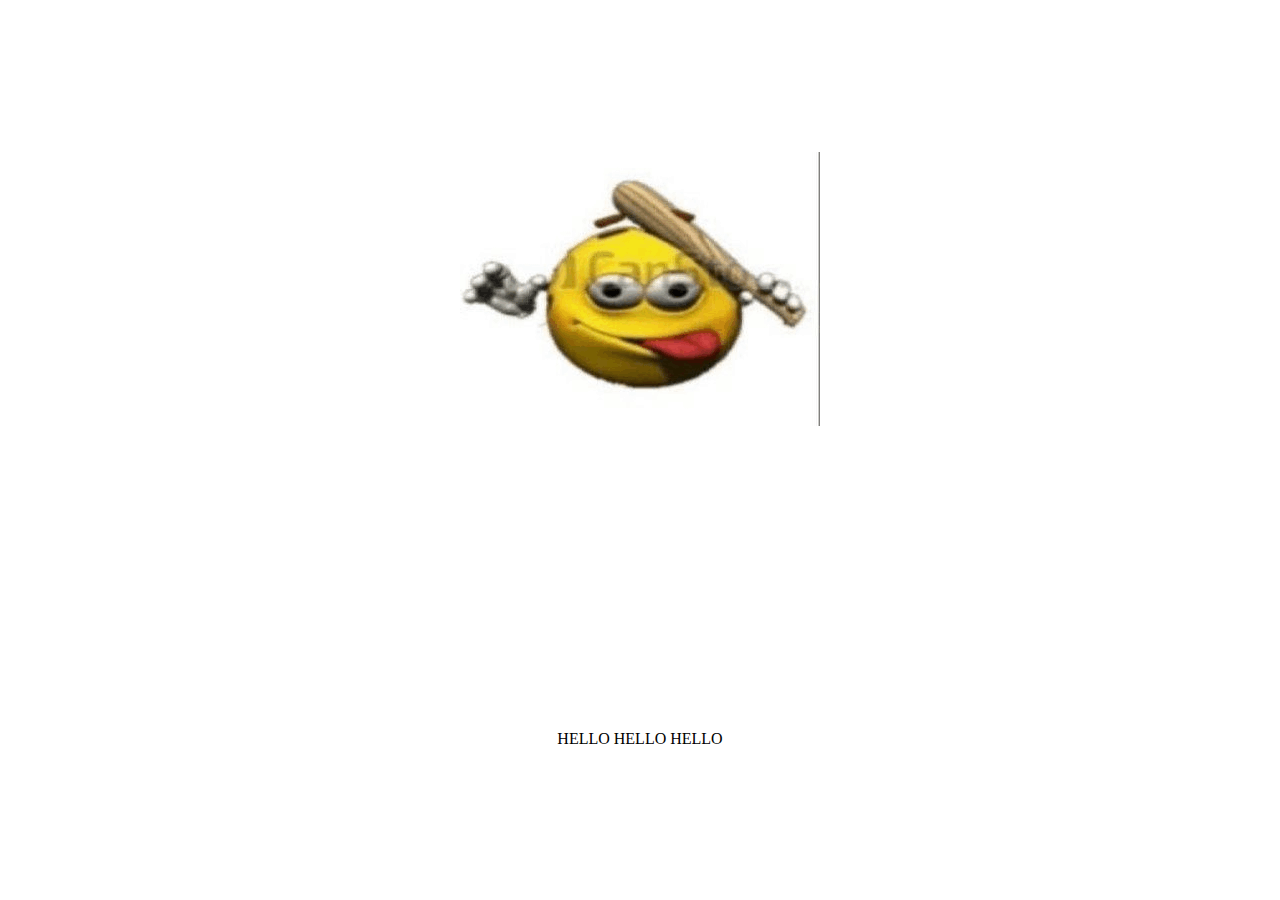
<file: index.html>
<!doctype html>
<html lang="en">
<head>
  <meta charset="utf-8" />
  <meta name="viewport" content="width=device-width, initial-scale=1" />
  <title>rbon185345</title>
  <style>
    html, body { height: 100%; margin: 0; background: #fff; }
    .wrap { min-height: 100%; display: grid; place-items: center; }
    img { max-width: 95vw; max-height: 95vh; height: auto; width: auto; }
  </style>
</head>
<body>
  <div class="wrap">
    <img src="dumb-emoji.png"> HELLO HELLO HELLO </img>
  </div>
</body>
</html>
</file>
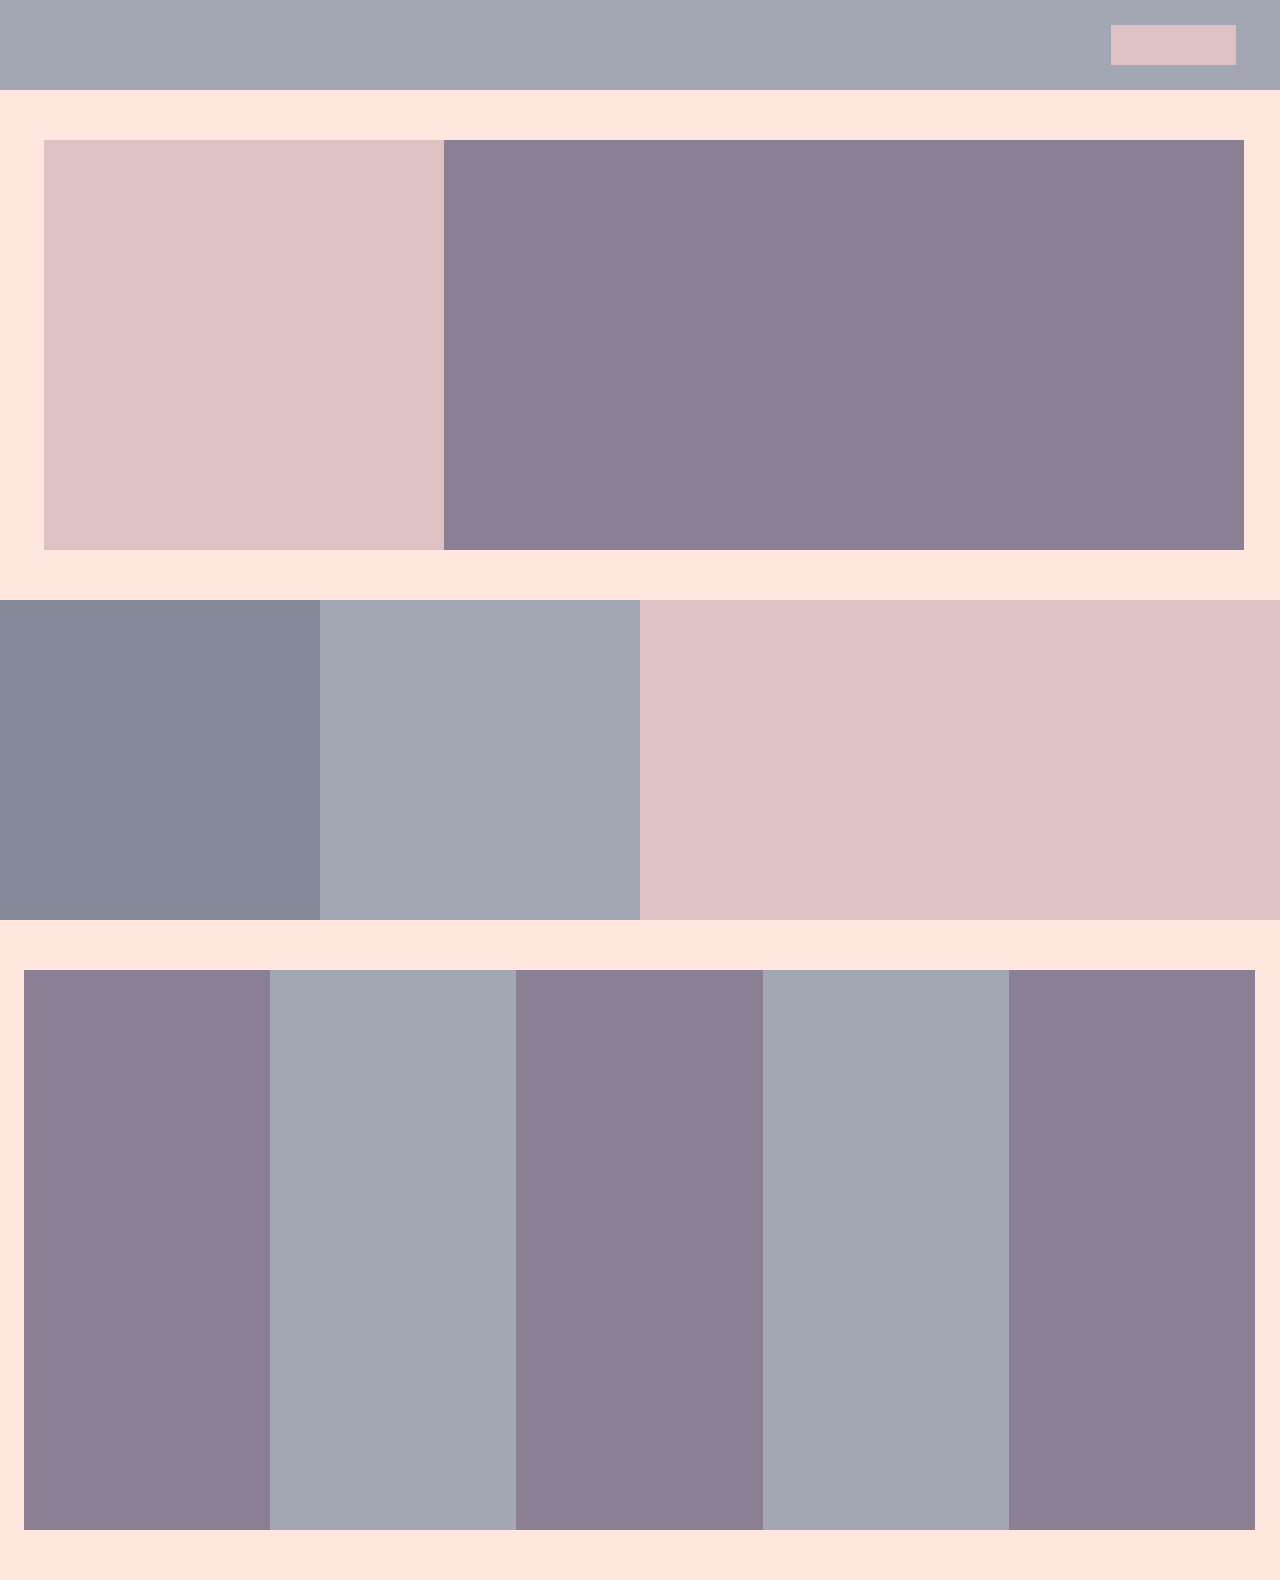
<file: rwd-assignment-flexible-grids/index.html>
<!DOCTYPE html>
<html>
    <head>
        <meta charset="utf-8">
        <meta http-equiv="X-UA-Compatible" content="IE=edge">
        <title></title>
        <meta name="description" content="">
        <meta name="viewport" content="width=device-width, initial-scale=1">
        <link rel="stylesheet" href="css/reset.css">
        <link rel="stylesheet" href="css/style.css">
    </head>

    <body>
        <main>

            <header>
                <div class="logo pink-bg"></div>
            </header>

            
            <div class="row peach-bg h-510">
                <div class="container1">
                    <div class="col-third pink-bg"></div>
                    <div class="col-twothird purp-bg"></div>
                </div>
            </div>
          

           <div class="row h-320">
                <div class="col-fourth darkblue-bg"></div>
                <div class="col-fourth lightblue-bg"></div>
                <div class="col-half pink-bg"></div>
            </div>


            <div class="row peach-bg h-660">
                <div class="container2 pink-bg">
                    <div class="col-fifth purp-bg"></div>
                    <div class="col-fifth lightblue-bg"></div>
                    <div class="col-fifth purp-bg"></div>
                    <div class="col-fifth lightblue-bg"></div>
                    <div class="col-fifth purp-bg"></div>
                </div>
            </div>
            
        </main>
    </body>
</html>
</file>
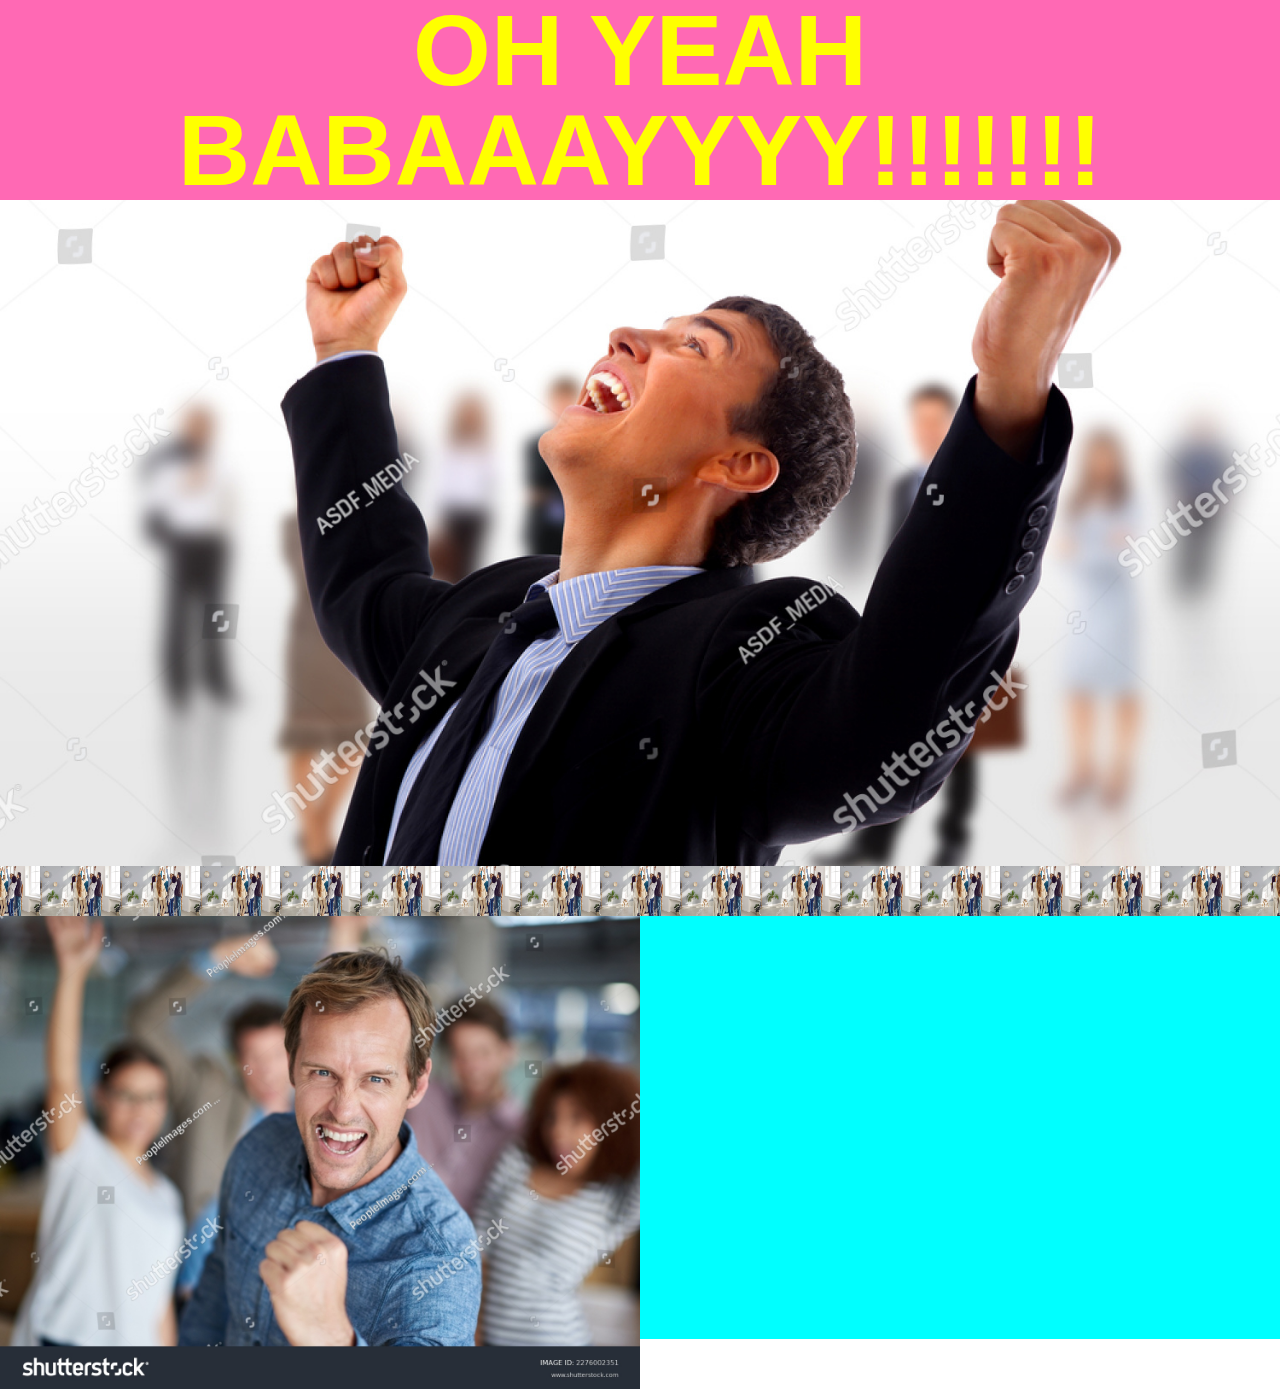
<file: rwd-assignment-flexible-images/index.html>
<!DOCTYPE html>
<html>
    <head>
        <meta charset="utf-8">
        <meta http-equiv="X-UA-Compatible" content="IE=edge">
        <title></title>
        <meta name="description" content="">
        <meta name="viewport" content="width=device-width, initial-scale=1">
        <link rel="stylesheet" href="css/reset.css">
        <link rel="stylesheet" href="css/style.css">
    </head>
    <body>
        <header>
            OH YEAH BABAAAYYYY!!!!!!!
        </header>
        <main>
            <div class="hero woohoo"></div>
            <div class="row h-50 pattern aqua"></div>
            <div class="col-half">
                <img src="img/hellyeah.jpg">
            </div>
            <div class="col-half aqua">
                <iframe width="620" height="420" src="https://www.youtube.com/embed/qyJooHmRcdc?autoplay=1&controls=1&mute=1&modestbranding=1&rel=0" title="YouTube video player" frameborder="0" allow="autoplay; encrypted-media" allowfullscreen></iframe>
            </div>
        </main> 
    </body>
</html>
</file>
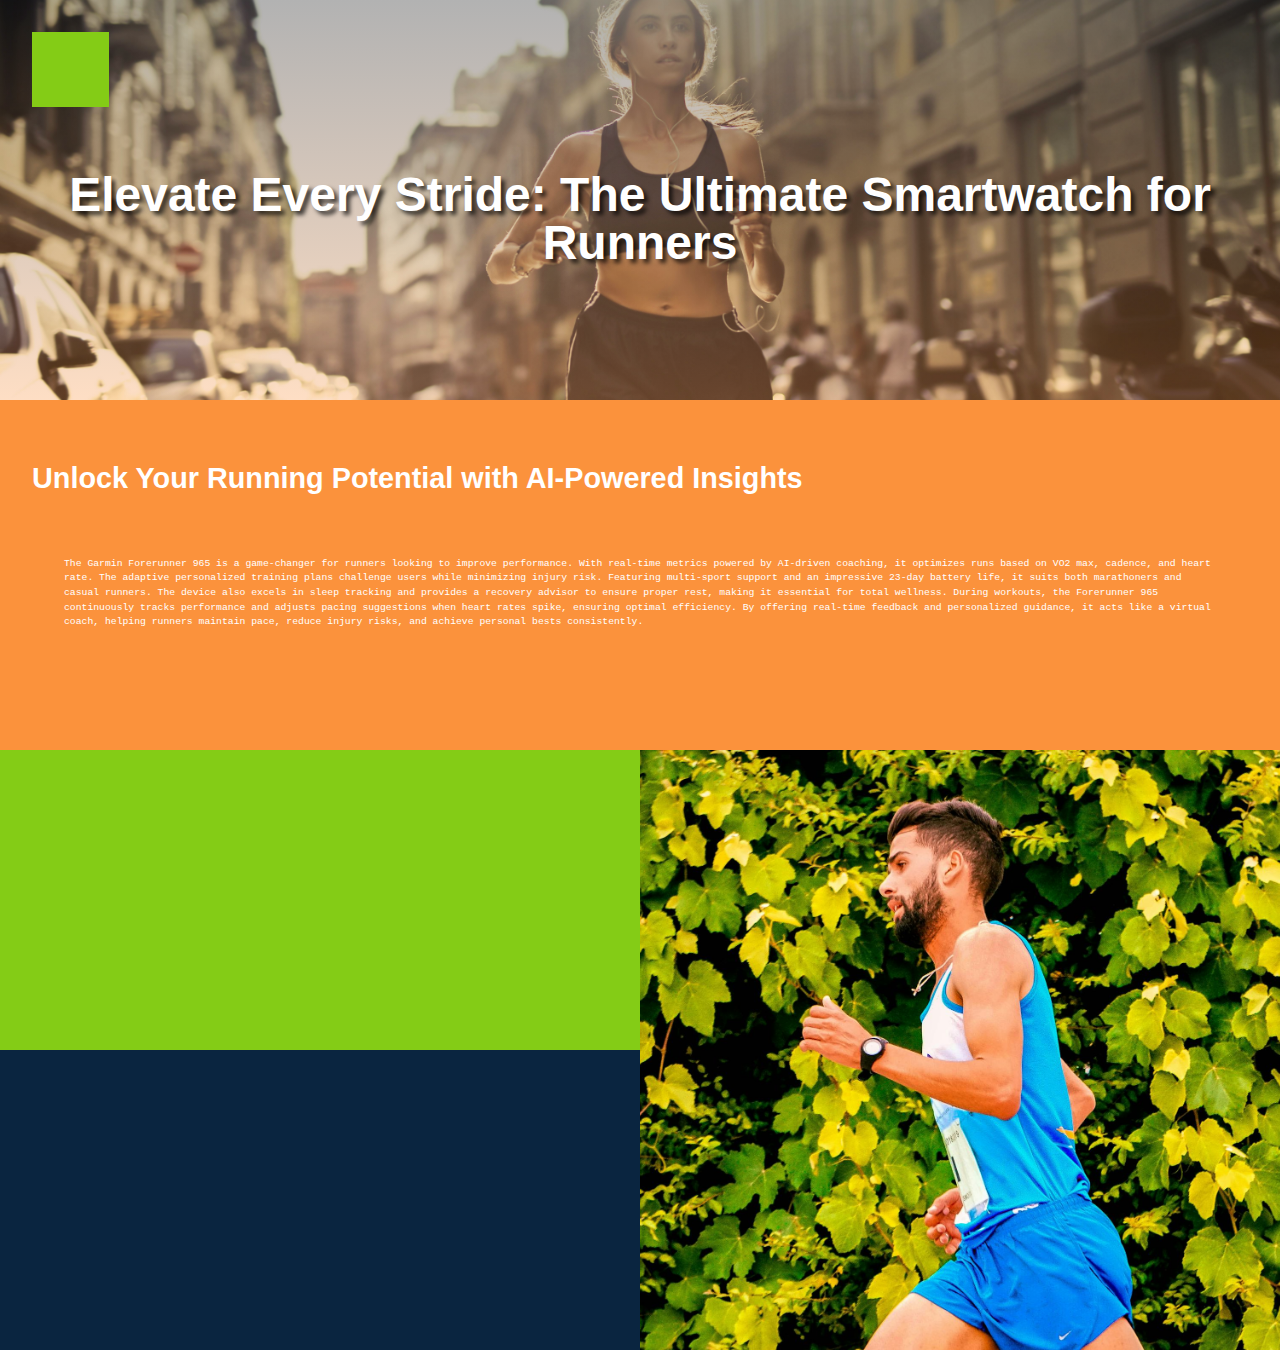
<file: rwd-assignment-media-queries/index.html>
<!DOCTYPE html>
<html>
    <head>
        <meta charset="utf-8">
        <meta http-equiv="X-UA-Compatible" content="IE=edge">
        <title></title>
        <meta name="description" content="">
        <meta name="viewport" content="width=device-width, initial-scale=1">
        <link rel="stylesheet" href="css/reset.css">
        <link rel="stylesheet" href="css/style.css">
        <link rel="stylesheet" href="css/media-queries.css">
    </head>

<body>
    <main>

        <div class="row h-400 running navy "> <!-- top guy -->
            <div class="logo h-75 green"></div>
            <h1 class="headline-xl">Elevate Every Stride: The Ultimate Smartwatch for Runners</h1>
        </div>

        <div class="row h-350 orange">
            <h2 class="headline-l">Unlock Your Running Potential with AI-Powered Insights</h2>
            <p class="body-reg">The Garmin Forerunner 965 is a game-changer for runners looking to improve performance. With real-time metrics powered by AI-driven coaching, it optimizes runs based on VO2 max, cadence, and heart rate. The adaptive personalized training plans challenge users while minimizing injury risk. Featuring multi-sport support and an impressive 23-day battery life, it suits both marathoners and casual runners. The device also excels in sleep tracking and provides a recovery advisor to ensure proper rest, making it essential for total wellness.
During workouts, the Forerunner 965 continuously tracks performance and adjusts pacing suggestions when heart rates spike, ensuring optimal efficiency. By offering real-time feedback and personalized guidance, it acts like a virtual coach, helping runners maintain pace, reduce injury risks, and achieve personal bests consistently.
</p>
        </div> 

        <div class="col-half h-600 blue "> <!-- left halves -->
            <div class="row h-half green ">
                <iframe width="560" height="315" src="https://www.youtube-nocookie.com/embed/GMrM_kGnmns?si=dIRaxACs-NQKIJpI&autoplay=1&mute=1" title="YouTube video player" frameborder="0" allow="accelerometer; autoplay; clipboard-write; encrypted-media; gyroscope; picture-in-picture; web-share" referrerpolicy="strict-origin-when-cross-origin" allowfullscreen></iframe>
            </div>
            <div class="row h-half navy "></div>
        </div>

        <div class="col-half h-600 run navy ">  <!-- right half -->          
        </div> 
    </main>
</body>
</html>
</file>
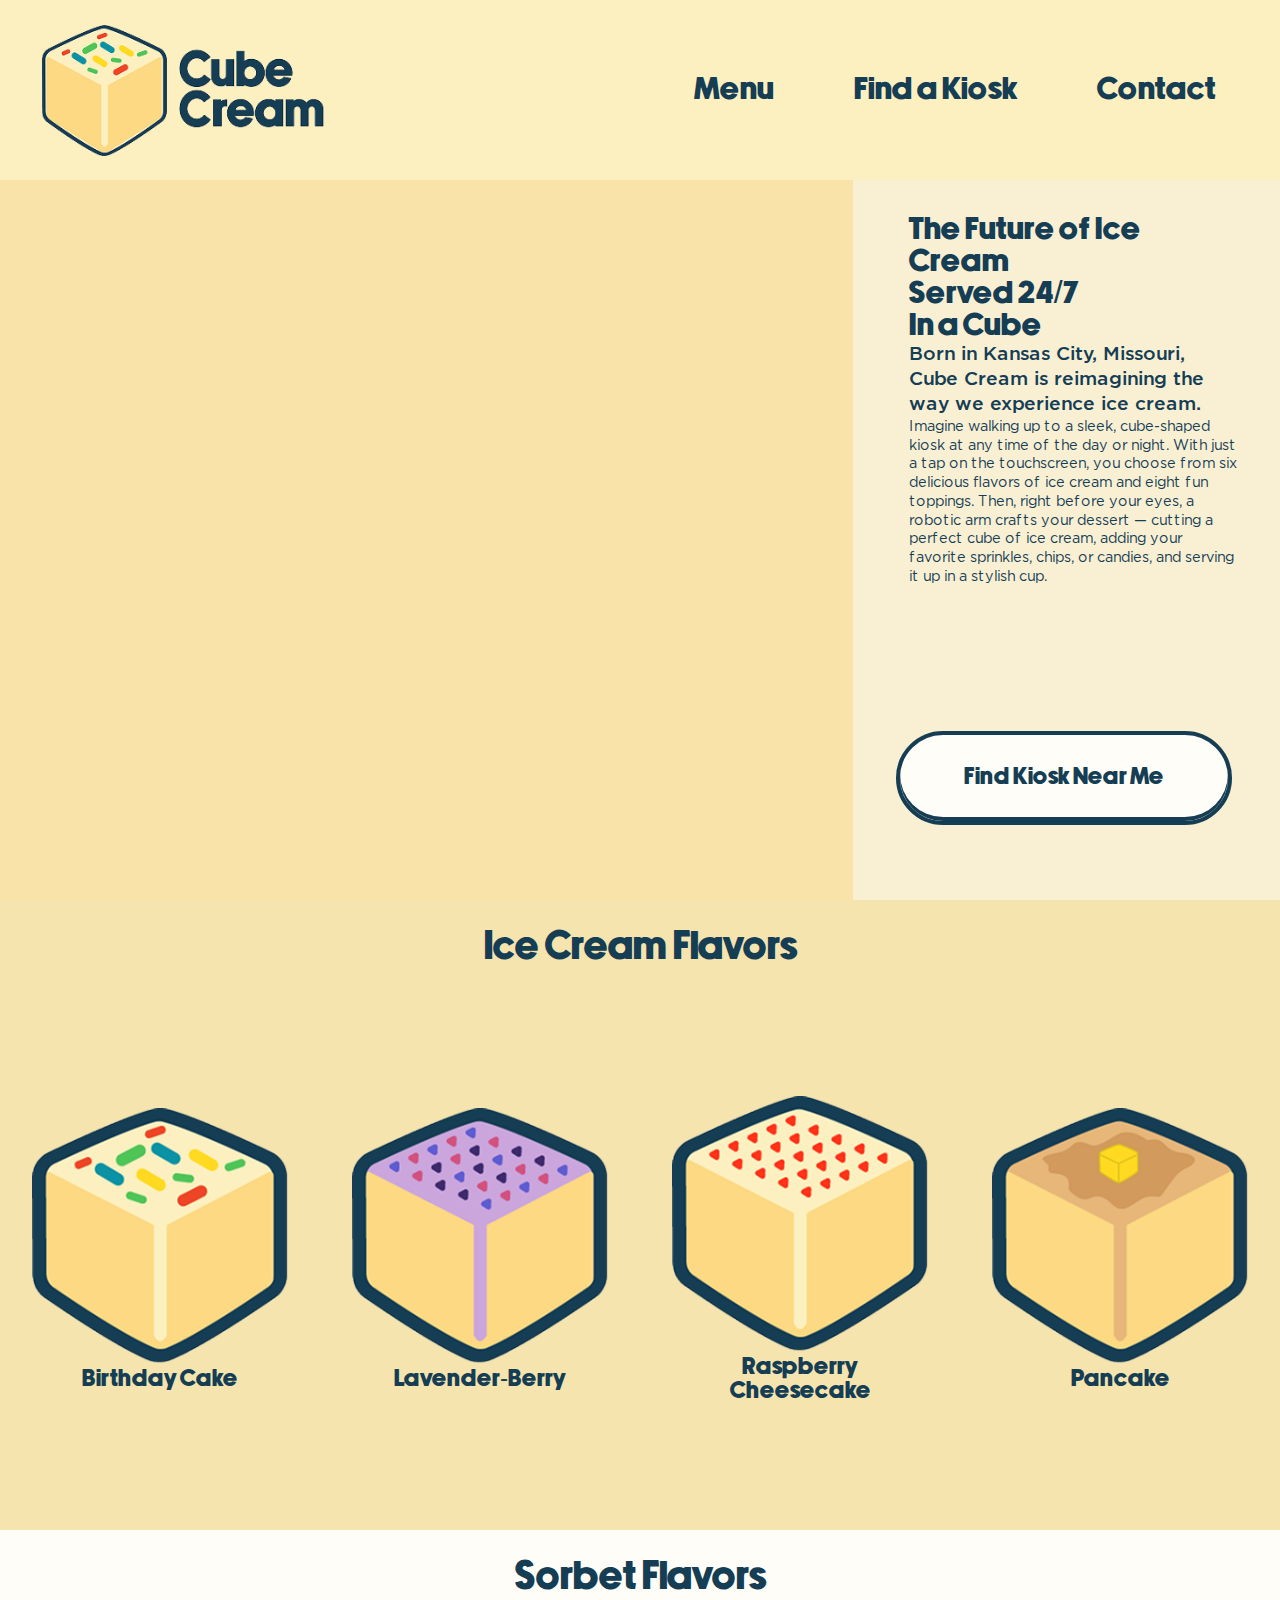
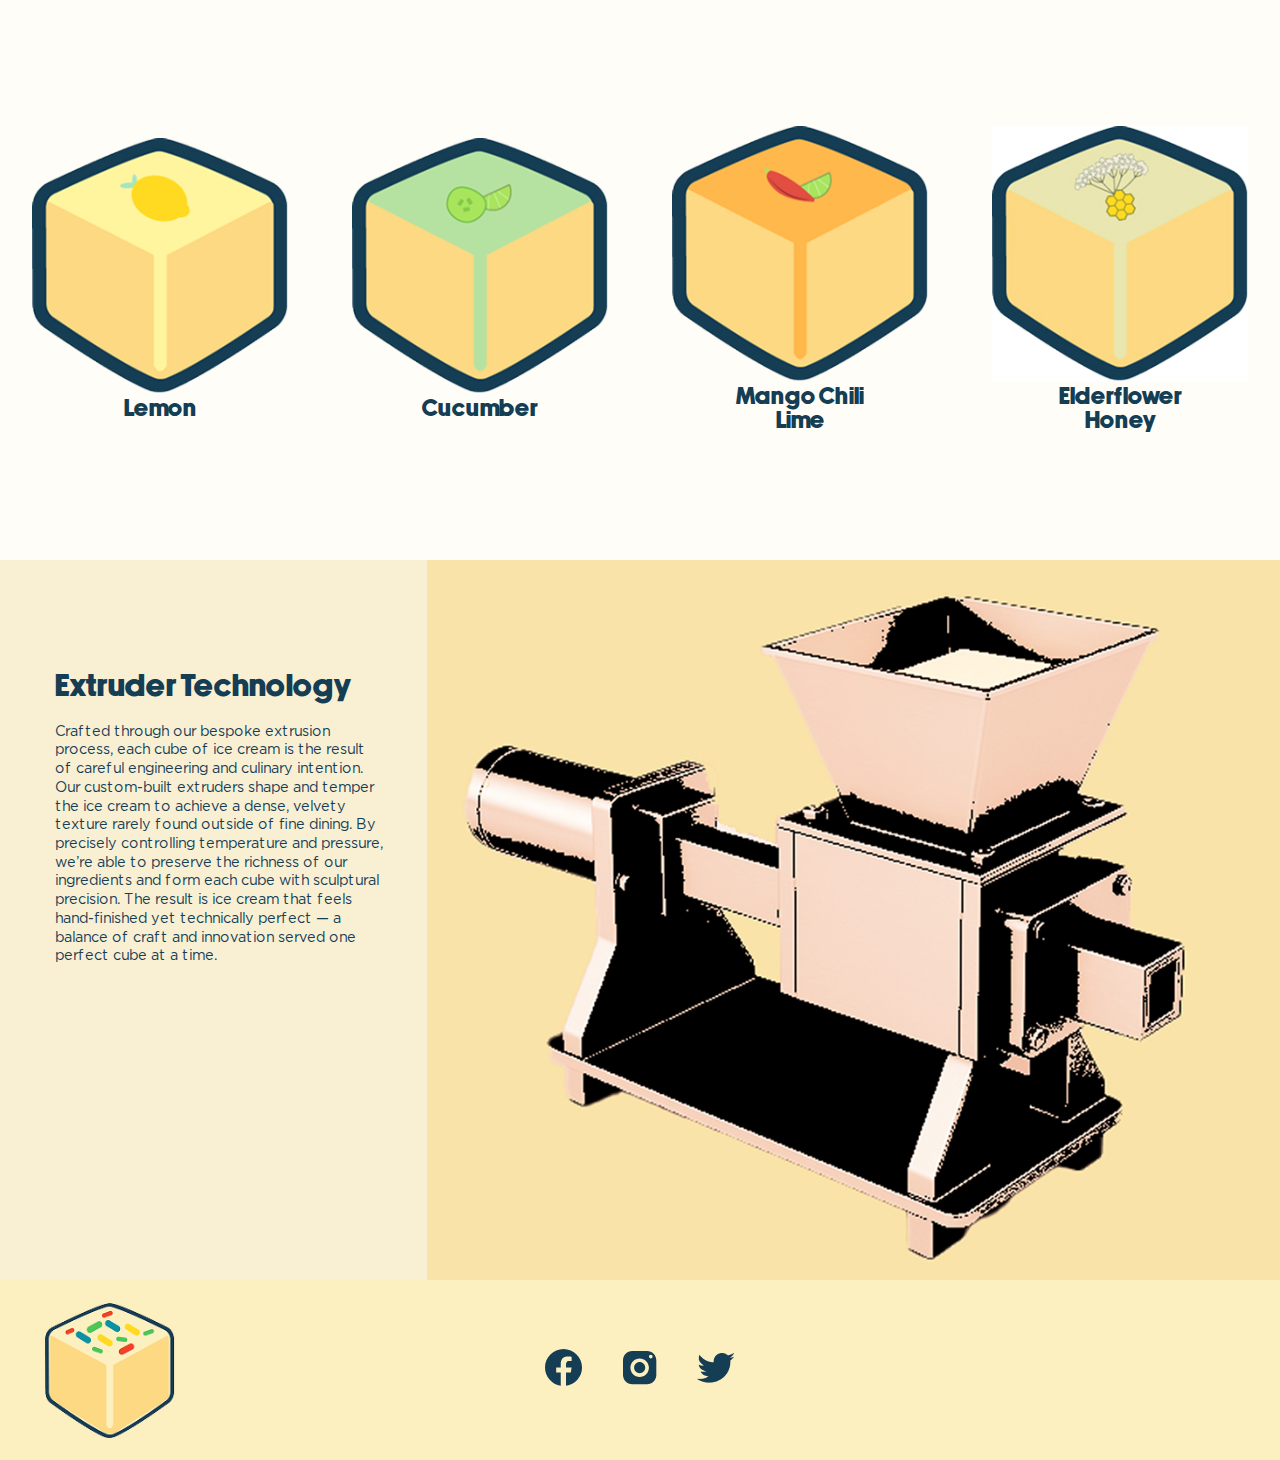
<file: rwd-project/index.html>
<!DOCTYPE html>
<html>
    <head>
        <meta charset="utf-8">
        <meta http-equiv="X-UA-Compatible" content="IE=edge">
        <title></title>
        <meta name="description" content="">
        <meta name="viewport" content="width=device-width, initial-scale=1">
        <link rel="stylesheet" href="css/reset.css"> 
        <link rel="stylesheet" href="css/style.css">
        <link rel="stylesheet" href="css/media-queries.css" />
    </head>



    <body>

        <header>
            <div class="logo"></div>
            <div class="hamburger"></div>
            <div class="nav">
                 <a href="#">
                        <h1>Menu</h1>
                    </a>
                 <a href="#">
                    <h1>Find a Kiosk</h1>
                 </a>
                 <a href="#">
                    <h1>Contact</h1>
                 </a>
            </div>
        </header>

        <div class="two-third1">
            <div class="video-wrap">
                <iframe 
                    src="https://player.vimeo.com/video/1145139846?background=1&autoplay=1&loop=1&muted=1"
                    frameborder="0"
                    allow="autoplay; fullscreen"
                    allowfullscreen
                ></iframe>
            </div>
        </div>

        <div class="one-third1">
            <div class="textbox1">
                <h1>The Future of Ice Cream<br>Served 24/7<br> In a Cube
                </h1>

                <h2>Born in Kansas City, Missouri, Cube Cream is reimagining the way we experience ice cream.
                </h2>

                <p>
                    Imagine walking up to a sleek, cube-shaped kiosk at any time of the day or night. With just a tap on the touchscreen, you choose from six delicious flavors of ice cream and eight fun toppings. Then, right before your eyes, a robotic arm crafts your dessert — cutting a perfect cube of ice cream, adding your favorite sprinkles, chips, or candies, and serving it up in a stylish cup.
                </p>
            </div>
            <a href="#">
            <div class="button">
                <h3>Find Kiosk Near Me</h3>
            </div>
            </a>
        </div>

        <div class="title">
            <h4 class="icetitle">Ice Cream Flavors</h4>
        </div>

        <div class="icecream">
            <div class="flavor-row">

                <div class="flavor">
                    <img src="img/birthday.png" alt="Birthday Cake">
                    <h4>Birthday Cake</h4>
                </div>

                <div class="flavor">
                    <img src="img/lavendar.png" alt="Lavender-Berry">
                    <h4>Lavender-Berry</h4>
                </div>

                <div class="flavor">
                    <img src="img/raspberry.png" alt="Raspberry Cheesecake">
                    <h4>Raspberry<br>Cheesecake</h4>
                </div>

                <div class="flavor">
                    <img src="img/pancake.png" alt="Pancake">
                    <h4>Pancake</h4>
                </div>
            </div>
        </div>

        <div class="title2">
            <h4 class="icetitle">Sorbet Flavors</h4>
        </div>

        <div class="sorbet">
            <div class="flavor-row">

                <div class="flavor">
                    <img src="img/lemon.png" alt="Lemon">
                    <h4>Lemon</h4>
                </div>

                <div class="flavor">
                    <img src="img/cucumber.png" alt="Cucumber">
                    <h4>Cucumber</h4>
                </div>

                <div class="flavor">
                    <img src="img/mango.png" alt="Mango Chili Lime">
                    <h4>Mango Chili<br>Lime</h4>
                </div>

                <div class="flavor">
                    <img src="img/elder.jpg" alt="Elderflower-Honey">
                    <h4>Elderflower<br>Honey</h4>
                </div>
            </div>
        </div>
        

        <div class="one-third">
            <div class="textbox2">
                <h1>Extruder Technology</h1>
                <p><br>Crafted through our bespoke extrusion process, each cube of ice cream is the result of careful engineering and culinary intention. Our custom-built extruders shape and temper the ice cream to achieve a dense, velvety texture rarely found outside of fine dining. By precisely controlling temperature and pressure, we’re able to preserve the richness of our ingredients and form each cube with sculptural precision. The result is ice cream that feels hand-finished yet technically perfect — a balance of craft and innovation served one perfect cube at a time.</p>
            </div>
        </div>
        

        <div class="two-third">
            <img src="img/extruder.jpg" alt="EXTRUDER">
        </div>
    
        <footer>
     
            <div class="logo2"></div>
            <div class="nav2">
            
                  <a href="#">
                     <img src="img/fb.svg" alt="Facebook">
                 </a>

                 <a href="#">
                    <img src="img/insta.svg" alt="Instagram">
                </a>

                 <a href="#">
                     <img src="img/twit.png" alt="Twitter">
                 </a>
            </div>
        </footer>

    </body>
</html>
</file>
<file: rwd-assignment-flexible-grids/css/style.css>
/* COLORS - - - - - - - */

.peach-bg{ /* base layer color MAYBE DELETE LATER*/
    background-color: #FFE6DE;
}

.pink-bg{
    background-color: #DDC1C3;
}

.purp-bg{
    background-color: #8A7F93;
}

.lightblue-bg{
    background-color: #A3A7B3;
}

.darkblue-bg{
    background-color: #858A9A;
}

/* WELCOME TO HEIGHT WORLD - - - - - - - - */

.h-510{
    height:510px;
}

.h-320{
    height:320px;
}

.h-660{
    height:660px;
}


.h-560{
    height:560px;
}

/* PAGE PARTS - - - - - - - */

main{
    width:100%;
    height:auto;
    margin:0px auto;
    background-color:#FFE6DE;
}

header{
    height:90px;
    background-color: #A3A7B3;
    /*overflow:hidden;*/
}
   
.logo{ /*COME BACK TO FIX MARGINS*/
    float:right;
    width:9.72222222%; /*140px*/
    height:44.44%; /*40px*/
    margin: 25px 3.47222222%; /*25px 50px*/
}


.row{
    width:100%;
    overflow:hidden;
}

.container1{
    width: 93.75%;
    height:80.3921%;
    margin: 50px 3.47%; 
}

.col-third{
    width:33.3333%; /*450px*/
    height:100%;
    float:left;
}

.col-twothird{
    width:66.6666%; /*900px*/
    height:100%;
    float:left;
}

.col-fourth{
    width:25%;
    float:left;
    height:320px;
}

.col-half{
    width:50%;
    float:left;
    height:100%;
}

.container2{
    width:96.18%;
    height:84.84%;
    margin: 50px 1.875%;
}
.col-fifth{
    width:20%;
    height:100%;
    float:left;
}
</file>
<file: rwd-assignment-flexible-images/css/style.css>
/* BG COLORS - - - - - - - */
.aqua{
    background-color: aqua;
}

/* HEIGHT - - - - - - - */
.h-50{
    height:50px;
}
/* PAGE ELEMENTS - - - - - - - */

header{
    width:100%;
    height:auto;
    font-family: Impact, Haettenschweiler, 'Arial Narrow Bold', sans-serif;
    font-size:100px;
    font-weight:bolder;
    text-align:center;
    color:yellow;
    background-color:hotpink;
    
}
.main{
    width:100%;
    height:auto;
    overflow:hidden;
}

.hero{
    width:100%;
    height:666px;
    background-color:aqua;
}

.row{
    width:100%;
}

.col-half{
    width:50%;
    float:left;
}

.col-half2{
    width:50%;
    float:left;
    height:auto;
}

.woohoo{
    background-image: url("../img/woohoo.jpg");
    background-size:cover;
    background-position:center center;
}

.pattern{
    background-image: url("../img/hooray.jpg");
    background-size:80px 80px;
    background-position:50% 50%;
}

img, iframe{
    max-width:100%;
}
</file>
<file: rwd-assignment-media-queries/css/style.css>
/* GLOBAL CLASSES - - - - - - - */
.left{
    float:left;
}

.main{
    width:100%;
    overflow:hidden;
    height:auto;
}
.row{
    width:100%;
    overflow:hidden;
    float:left;
}

.col-half{
    width:50%;
    float:left;
}

.running{
    background-image:linear-gradient(to bottom, rgba(0, 0, 0, 0.3), rgba(251, 146, 60, 0.3)), url("../img/running.jpg");
    background-size:cover;
    background-position:center center;
}

.run{
    background-image:url("../img/run.jpg");
    background-size:cover;
    background-position:center center;
}

.logo{
    margin:2.5% 2.5%;
    width:6%;
}

img, iframe{
    max-width:100%;
}

/* HEIGHT CLASSES - - - - - - - */
.h-half{
    height:50%;
}

.h-75{
    height:75px;
}

.h-110{
    height:110px;
}
.h-350{
    height:350px;
}

.h-400{
    height:400px;
}

.h-600{
    height:600px;
}

/* BG COLORS - - - - - - - */

.navy{
    background-color:#0A2540;
}

.orange{
    background-color:#FB923C;
}

.green{
    background-color:#84CC16;
}

.blue{
    background-color:#1D4ED8;
}

/*TEXT STYLES - - - - - - - */
body{
    font-size: 100%;
}

.headline-xl{
    font-family: Helvetica, Arial, sans-serif;
    font-size: 3em;
    font-weight:700;
    line-height:1;
    text-align: center;
    margin:5%;
    color:white;
    text-shadow: 4px 4px 4px rgba(0, 0, 0, 0.7);
}

.headline-l{
    font-family: Helvetica, Arial, sans-serif;
    font-size: 1.8em;
    font-weight:700;
    line-height:1;
    text-align: left;
    margin:5% 2.5% 0% 2.5%;
    color:white;
}

.body-reg{
    font-family: monospace;
    font-size: .75em;
    font-weight: 300;
    margin:5% 5%;
    line-height:1.5;
    color:white;
}
</file>
<file: rwd-assignment-media-queries/css/media-queries.css>
@media screen and (max-width:1024px) {
    
}

@media screen and (max-width:900px){
    .logo{
        width:8.3333333333%;
    }
}

@media screen and (max-width:600px){
    .logo{
        width:12.5%;
    }

    .col-half{
        width:100%;
    }

    body{
        font-size:80%;
    }
}
</file>
<file: rwd-project/css/style.css>
/* - - - - - - -  FONT IMPORT - - - - - - - */

@font-face {
    font-family: 'Gotham';
    src: url('../fonts/Gotham-Medium.woff2') format('woff2'),
        url('../fonts/Gotham-Medium.woff') format('woff');
    font-weight: 500;
    font-style: normal;
    font-display: swap;
}

@font-face {
    font-family: 'Gotham Book';
    src: url('../fonts/Gotham-Book.woff2') format('woff2'),
        url('../fonts/Gotham-Book.woff') format('woff');
    font-weight: normal;
    font-style: normal;
    font-display: swap;
}

@font-face {
    font-family: 'Newake Demo';
    src: url('../fonts/NewakeDemo.woff2') format('woff2'),
        url('../fonts/NewakeDemo.woff') format('woff');
    font-weight: normal;
    font-style: normal;
    font-display: swap;
}

/* - - - - - - - TEXT STYLES - - - - - - - */
h1{
  font-family: 'Newake Demo', Arial, Helvetica, sans-serif;
  font-size: 2rem;
  line-height: 1;
  color: #153d54;
}

h2{
    font-family: 'Gotham', Arial, Helvetica, sans-serif;
    font-weight: 500;
    font-size: 1.2rem;
    line-height: 1.3;
    color: #153d54;
}

h3{
  font-family: 'Newake Demo', Arial, Helvetica, sans-serif;
  font-size: 1.5rem;
  line-height: 1;
  color: #153d54;
}

h4{
    font-family: 'Newake Demo', Arial, Helvetica, sans-serif;
    font-size: 1.5rem;
    line-height: 1;
    color: #153d54;
    margin:5px 0 40px 0;
    text-align: center;
}

.icetitle{
    font-family: 'Newake Demo', Arial, Helvetica, sans-serif;
    font-size: 2.5rem;
    line-height: 1;
    color: #153d54;
    /* margin:5px 0 40px 0; */ 
    text-align: center;
    padding:40px 0 0 0;
}


body{
    font-family: 'Gotham Book', Arial, Helvetica, sans-serif;
    font-weight: normal;
    font-size: .9rem;
    line-height: 1.3;
    color: #153d54;
}

/* - - - - - - - BOX TIME - - - - - - - */

header{
    width:100%;
    height:20vh;
    background-color:#FDF0C0;
    display:flex;
    justify-content:space-between;
    align-items:center;
}

footer{
    width:100%;
    height:20vh;
    background-color:#FDF0C0;
    display:flex;
    align-items:center;
    clear:both;
}

.one-third{
    width:33.333%;
    height:80vh;
    background-color:#F9F0D4; 
    float:left;
}

.two-third{
    width:66.666%;
    height:80vh;
    background-color:#FAE3A8;
    float:left;
    overflow:hidden;
}

.one-third1{
    width:33.333%;
    height:80vh;
    background-color:#F9F0D4; 
    float:left;
}

.two-third1{
    width:66.666%;
    height:80vh;
    background-color:#FAE3A8;
    float:left;
    overflow:hidden;
}

.title{
    display:flex;
    align-items:center;
    text-align:center;
    justify-content: center;
    width:100%;
    height:10vh;
    background-color:#F6E4AF;
}

.title2{
    display:flex;
    align-items:center;
    text-align:center;
    justify-content: center;
    width:100%;
    height:10vh;
    background-color:#FFFDF7;
}

.icecream{
    align-items:center;
    width:100%;
    height:60vh;
    background-color:#F6E4AF;
    float:left;
    text-align: center;
}

.sorbet{
    width:100%;
    height:60vh;
    background-color:#FFFDF7;
    float:left;
    text-align:center;
}

.logo{
    margin: 25px 42px;
    background-image:url("../img/logo.png");
    background-position: center center;
    background-size: contain;
    background-repeat: no-repeat;
    width: 22%;
    height: 75%;
}

.logo{
    margin: 25px 42px;
    background-image:url("../img/logo.png");
    background-position: center center;
    background-size: contain;
    background-repeat: no-repeat;
    width: 22%;
    height: 75%;
}
.logo2{
    margin: 25px 3.5%;
    background-image:url("../img/logo2.png");
    background-position: left center;
    background-size: contain;
    background-repeat: no-repeat;
    width: 22%;
    height: 75%;
}

.nav {
    display: flex;
    gap: 80px;
    margin-right: 5%;
    align-items:center;
}

.hamburger{
    display:none;
    background-image:url(../img/hamburger.svg);
    background-position: center center;
    background-size: contain;
    background-repeat: no-repeat;
    width: 22%;
    height: 22%;
}

.nav2 {
    position:absolute;
    left:50%;
    transform:translateX(-50%);

    display:flex;
    gap:40px;
    align-items:center;
}

.nav-spacer{
    width:22%;
}

a{
    text-decoration:none;
}

.textbox1{
    height:62%;
    width:77%;
    margin:8% 13%;
}

.textbox2{
    height:62%;
    width:77%;
    margin:26% 13%;
}

.video-wrap {
    position: relative;
    width: 100%;
    height: 100%;
    overflow: hidden;
}

.video-wrap iframe {
    position: absolute;
    top: 50%;
    left: 50%;
    width: 100vw;
    height: 56.25vw;
    min-height: 100%;
    min-width: 177.77vh;
    transform: translate(-50%, -50%);
    pointer-events: none;
}

.button{
    display:flex;
    margin: 70px 10% 0 10%;
    height:12%;
    width:77%;
    background-color:#FFFDF7;
    border: 4px solid #153D54;
    box-shadow: inset 0 -4px 0 #153D54; 
    border-radius:50px;
    align-items:center;
    justify-content:center;
}

.button:hover {
    background-color: #F7F3E9;
    transform:translate(2px, 2px);
    box-shadow: 5px 5px #153D54;
    cursor: pointer;
}

.flavor{
    display:flex;
    flex-direction:column;
    width:25%;
    height:100%;
    align-items:center;
    justify-content:center;
}

.flavor img{
    width:80%;
    display:block;
}

.flavor-row {
    height:100%;
    display: flex;
    justify-content: center;
    align-items: flex-start;
    flex-wrap: wrap;
    margin-top: 10px;
    overflow:hidden;
}

.two-third img{
    width:100%;
    height:100%;
    object-fit:contain;
    object-position:center;
    display:block;
}
</file>
<file: rwd-project/css/media-queries.css>
@media screen and (max-width:1044px){
    h2{
        font-size: 1.1rem;
    }

    body{
        font-size:.8rem;
    }

}

@media screen and (max-width:900px){
    .nav{
        display:none;
    }

    .hamburger{
        display:flex;
    }

    h2{
        font-size: 1.2rem;
    }

    body{
        font-size:.9rem;
    }
    
    .title{
        padding:5vh 0 0 0;
    }

    .title2{
        padding:5vh 0 0 0;
    }

    .logo2{
        display:none;
    }
    
    .one-third1{
        width:100vw;
        height:60vh;
    }

    .two-third1{
        width:100vw;
    }

    .button{
        margin: -10% 10% 0 10%;
    }
}

@media screen and (max-width:716px){
    .button{
        margin: -5% 10% 0 10%;
    }
}

@media screen and (max-width:600px){
        h2{
        font-size: 1.1rem;
    }

    body{
        font-size:.8rem;
    }

    .flavor{
        width:33.3333%;
    }

    .hamburger{
        width: 18%;
        height: 18%;
    }

}
</file>
